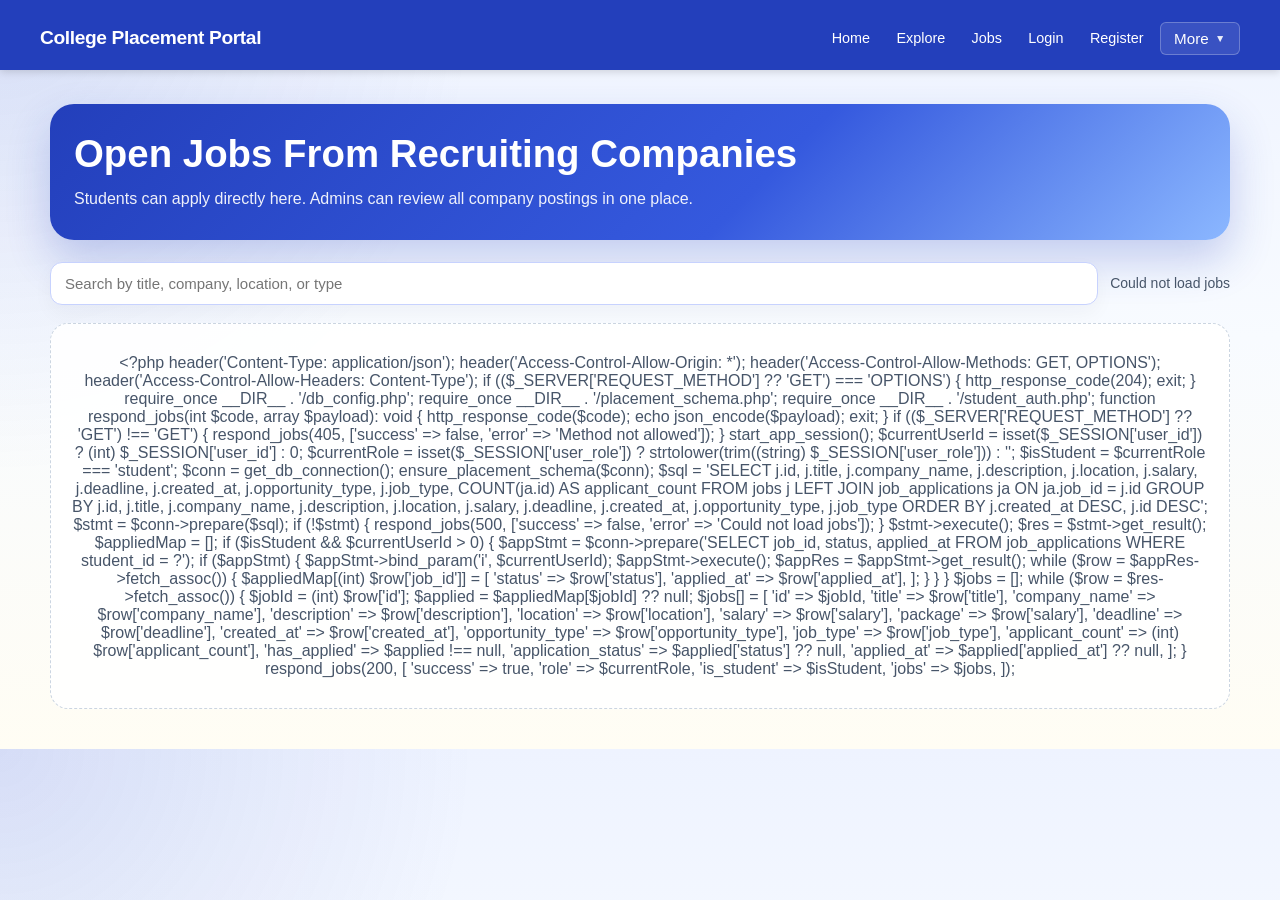
<file: jobs.html>
<!DOCTYPE html>
<html lang="en">
<head>
  <meta charset="UTF-8">
  <meta name="viewport" content="width=device-width, initial-scale=1.0">
  <title>Jobs | College Placement Portal</title>
  <link rel="stylesheet" href="navbar.css">
  <style>
    body {
      margin: 0;
      font-family: "Segoe UI", Arial, sans-serif;
      background:
        radial-gradient(circle at top left, rgba(35, 63, 187, 0.12), transparent 32%),
        linear-gradient(180deg, #eef3ff 0%, #f8fbff 45%, #fffdf4 100%);
      color: #1f2937;
    }

    .page {
      max-width: 1180px;
      margin: 0 auto;
      padding: 104px 18px 40px;
    }

    .hero {
      background: linear-gradient(135deg, #233fbb 0%, #3559de 60%, #8bb7ff 100%);
      color: #fff;
      border-radius: 24px;
      padding: 28px 24px;
      box-shadow: 0 20px 44px rgba(35, 63, 187, 0.24);
    }

    .hero h1 {
      margin: 0 0 10px;
      font-size: clamp(1.8rem, 3vw, 2.6rem);
    }

    .hero p {
      margin: 0;
      max-width: 720px;
      line-height: 1.6;
      color: rgba(255, 255, 255, 0.92);
    }

    .toolbar {
      margin: 22px 0 18px;
      display: flex;
      gap: 12px;
      flex-wrap: wrap;
      align-items: center;
      justify-content: space-between;
    }

    .toolbar input {
      flex: 1 1 280px;
      min-width: 220px;
      border: 1px solid #c7d2fe;
      border-radius: 12px;
      padding: 12px 14px;
      font-size: 15px;
      background: #fff;
      box-shadow: 0 8px 20px rgba(15, 23, 42, 0.04);
    }

    .toolbar .hint {
      font-size: 14px;
      color: #475569;
    }

    .msg {
      margin: 12px 0 18px;
      padding: 12px 14px;
      border-radius: 12px;
      font-size: 14px;
      display: none;
    }

    .msg.ok {
      display: block;
      background: #e8fff0;
      color: #166534;
      border: 1px solid #b7ebc6;
    }

    .msg.err {
      display: block;
      background: #fff1f2;
      color: #b42318;
      border: 1px solid #fecdd3;
    }

    .jobs-grid {
      display: grid;
      grid-template-columns: repeat(auto-fit, minmax(290px, 1fr));
      gap: 18px;
    }

    .job-card {
      background: rgba(255, 255, 255, 0.96);
      border: 1px solid #dbe5ff;
      border-radius: 20px;
      padding: 20px;
      box-shadow: 0 16px 36px rgba(31, 41, 55, 0.08);
      display: flex;
      flex-direction: column;
      gap: 14px;
    }

    .job-card h2 {
      margin: 0;
      font-size: 1.2rem;
      color: #14213d;
    }

    .company {
      font-weight: 700;
      color: #233fbb;
      margin-top: 2px;
    }

    .chips {
      display: flex;
      gap: 8px;
      flex-wrap: wrap;
    }

    .chip {
      background: #eef2ff;
      color: #334155;
      border-radius: 999px;
      padding: 6px 10px;
      font-size: 12px;
      font-weight: 600;
    }

    .job-meta {
      display: grid;
      gap: 8px;
      font-size: 14px;
      color: #475569;
    }

    .job-desc {
      color: #334155;
      line-height: 1.6;
      min-height: 72px;
    }

    .job-actions {
      margin-top: auto;
      display: flex;
      gap: 10px;
      flex-wrap: wrap;
      align-items: center;
    }

    .btn {
      border: none;
      cursor: pointer;
      border-radius: 12px;
      padding: 11px 15px;
      font-size: 14px;
      font-weight: 700;
      transition: transform 0.15s ease, box-shadow 0.15s ease, opacity 0.15s ease;
    }

    .btn:hover {
      transform: translateY(-1px);
      box-shadow: 0 10px 18px rgba(35, 63, 187, 0.16);
    }

    .btn.primary {
      background: #233fbb;
      color: #fff;
    }

    .btn.secondary {
      background: #e2e8f0;
      color: #334155;
    }

    .btn[disabled] {
      cursor: not-allowed;
      opacity: 0.75;
      transform: none;
      box-shadow: none;
    }

    .status {
      font-size: 13px;
      font-weight: 700;
      color: #166534;
    }

    .empty-state {
      padding: 30px 20px;
      text-align: center;
      background: rgba(255, 255, 255, 0.88);
      border: 1px dashed #cbd5e1;
      border-radius: 18px;
      color: #475569;
    }

    @media (max-width: 640px) {
      .page {
        padding-top: 92px;
      }

      .hero {
        padding: 22px 18px;
      }
    }
  </style>
</head>
<body>
  <div id="navbar-container"></div>

  <main class="page">
    <section class="hero">
      <h1>Open Jobs From Recruiting Companies</h1>
      <p id="role-note">Students can apply directly here. Admins can review all company postings in one place.</p>
    </section>

    <section class="toolbar">
      <input type="search" id="searchBox" placeholder="Search by title, company, location, or type">
      <div class="hint" id="toolbarHint">Loading jobs...</div>
    </section>

    <div id="pageMsg" class="msg"></div>
    <section id="jobsGrid" class="jobs-grid"></section>
  </main>

  <script>
    (function () {
      var navbarHost = document.getElementById('navbar-container');
      fetch('navbar.html')
        .then(function (response) { return response.text(); })
        .then(function (html) {
          if (navbarHost) navbarHost.innerHTML = html;
        })
        .catch(function () {});

      var searchBox = document.getElementById('searchBox');
      var jobsGrid = document.getElementById('jobsGrid');
      var pageMsg = document.getElementById('pageMsg');
      var toolbarHint = document.getElementById('toolbarHint');
      var roleNote = document.getElementById('role-note');
      var currentRole = '';
      var jobs = [];

      function escapeHtml(value) {
        return String(value == null ? '' : value)
          .replace(/&/g, '&amp;')
          .replace(/</g, '&lt;')
          .replace(/>/g, '&gt;')
          .replace(/"/g, '&quot;')
          .replace(/'/g, '&#39;');
      }

      function formatLabel(value) {
        return String(value || '')
          .replace(/_/g, ' ')
          .replace(/\b\w/g, function (ch) { return ch.toUpperCase(); });
      }

      function showMessage(type, text) {
        if (!text) {
          pageMsg.className = 'msg';
          pageMsg.textContent = '';
          return;
        }
        pageMsg.className = 'msg ' + (type === 'ok' ? 'ok' : 'err');
        pageMsg.textContent = text;
      }

      function fetchJson(url, options) {
        return fetch(url, options).then(function (response) {
          return response.text().then(function (text) {
            var data = null;
            try {
              data = text ? JSON.parse(text) : null;
            } catch (error) {
              throw new Error(text || 'Invalid server response');
            }
            if (!response.ok || !data || data.success === false) {
              throw new Error((data && data.error) || ('Request failed (' + response.status + ')'));
            }
            return data;
          });
        });
      }

      function renderJobs() {
        var query = String(searchBox.value || '').trim().toLowerCase();
        var filtered = jobs.filter(function (job) {
          if (!query) return true;
          var haystack = [
            job.title,
            job.company_name,
            job.location,
            job.salary,
            job.opportunity_type,
            job.job_type,
            job.description
          ].join(' ').toLowerCase();
          return haystack.indexOf(query) !== -1;
        });

        toolbarHint.textContent = filtered.length + ' job' + (filtered.length === 1 ? '' : 's') + ' shown';

        if (!filtered.length) {
          jobsGrid.innerHTML = '<div class="empty-state">No jobs matched your search.</div>';
          return;
        }

        jobsGrid.innerHTML = filtered.map(function (job) {
          var appliedText = job.has_applied
            ? '<span class="status">Applied' + (job.applied_at ? ' on ' + escapeHtml(job.applied_at) : '') + '</span>'
            : '';

          var applyButton = '';
          if (currentRole === 'student') {
            applyButton = '<button class="btn primary" data-apply-job="' + job.id + '"' + (job.has_applied ? ' disabled' : '') + '>' +
              (job.has_applied ? 'Already Applied' : 'Apply Now') +
              '</button>';
          } else if (currentRole === 'admin') {
            applyButton = '<button class="btn secondary" disabled>Admin view only</button>';
          } else {
            applyButton = '<button class="btn secondary" disabled>Login as student to apply</button>';
          }

          return '' +
            '<article class="job-card">' +
              '<div>' +
                '<h2>' + escapeHtml(job.title || 'Untitled Job') + '</h2>' +
                '<div class="company">' + escapeHtml(job.company_name || 'Company') + '</div>' +
              '</div>' +
              '<div class="chips">' +
                '<span class="chip">' + escapeHtml(formatLabel(job.opportunity_type || 'Opportunity')) + '</span>' +
                '<span class="chip">' + escapeHtml(formatLabel(job.job_type || 'Type')) + '</span>' +
                '<span class="chip">' + escapeHtml(job.location || 'Location not set') + '</span>' +
              '</div>' +
              '<div class="job-meta">' +
                '<div><strong>Package:</strong> ' + escapeHtml(job.salary || job.package || 'Not specified') + '</div>' +
                '<div><strong>Deadline:</strong> ' + escapeHtml(job.deadline || 'Open') + '</div>' +
                '<div><strong>Applicants:</strong> ' + escapeHtml(job.applicant_count || 0) + '</div>' +
              '</div>' +
              '<div class="job-desc">' + escapeHtml(job.description || 'No description provided.') + '</div>' +
              '<div class="job-actions">' + applyButton + appliedText + '</div>' +
            '</article>';
        }).join('');
      }

      function loadJobs() {
        fetchJson('getjobs.php', {
          method: 'GET',
          headers: { 'Accept': 'application/json' }
        }).then(function (data) {
          jobs = data.jobs || [];
          currentRole = String(data.role || '').toLowerCase();

          if (currentRole === 'student') {
            roleNote.textContent = 'Students can apply directly from this page. Your applied jobs are marked instantly.';
          } else if (currentRole === 'admin') {
            roleNote.textContent = 'Admins can review all jobs posted by companies from one page.';
          } else {
            roleNote.textContent = 'Browse current openings. Log in as a student if you want to apply.';
          }

          showMessage('', '');
          renderJobs();
        }).catch(function (error) {
          toolbarHint.textContent = 'Could not load jobs';
          jobsGrid.innerHTML = '<div class="empty-state">' + escapeHtml(error.message || 'Could not load jobs right now.') + '</div>';
        });
      }

      jobsGrid.addEventListener('click', function (event) {
        var button = event.target.closest('[data-apply-job]');
        if (!button) return;

        var jobId = parseInt(button.getAttribute('data-apply-job'), 10);
        if (!jobId) return;

        button.disabled = true;
        button.textContent = 'Applying...';
        showMessage('', '');

        fetchJson('apply_job.php', {
          method: 'POST',
          headers: {
            'Content-Type': 'application/json',
            'Accept': 'application/json'
          },
          body: JSON.stringify({ job_id: jobId })
        }).then(function (data) {
          showMessage('ok', data.message || 'Application submitted successfully.');
          loadJobs();
        }).catch(function (error) {
          showMessage('err', error.message || 'Could not apply for this job.');
          loadJobs();
        });
      });

      searchBox.addEventListener('input', renderJobs);
      loadJobs();
    })();
  </script>
</body>
</html>
</file>
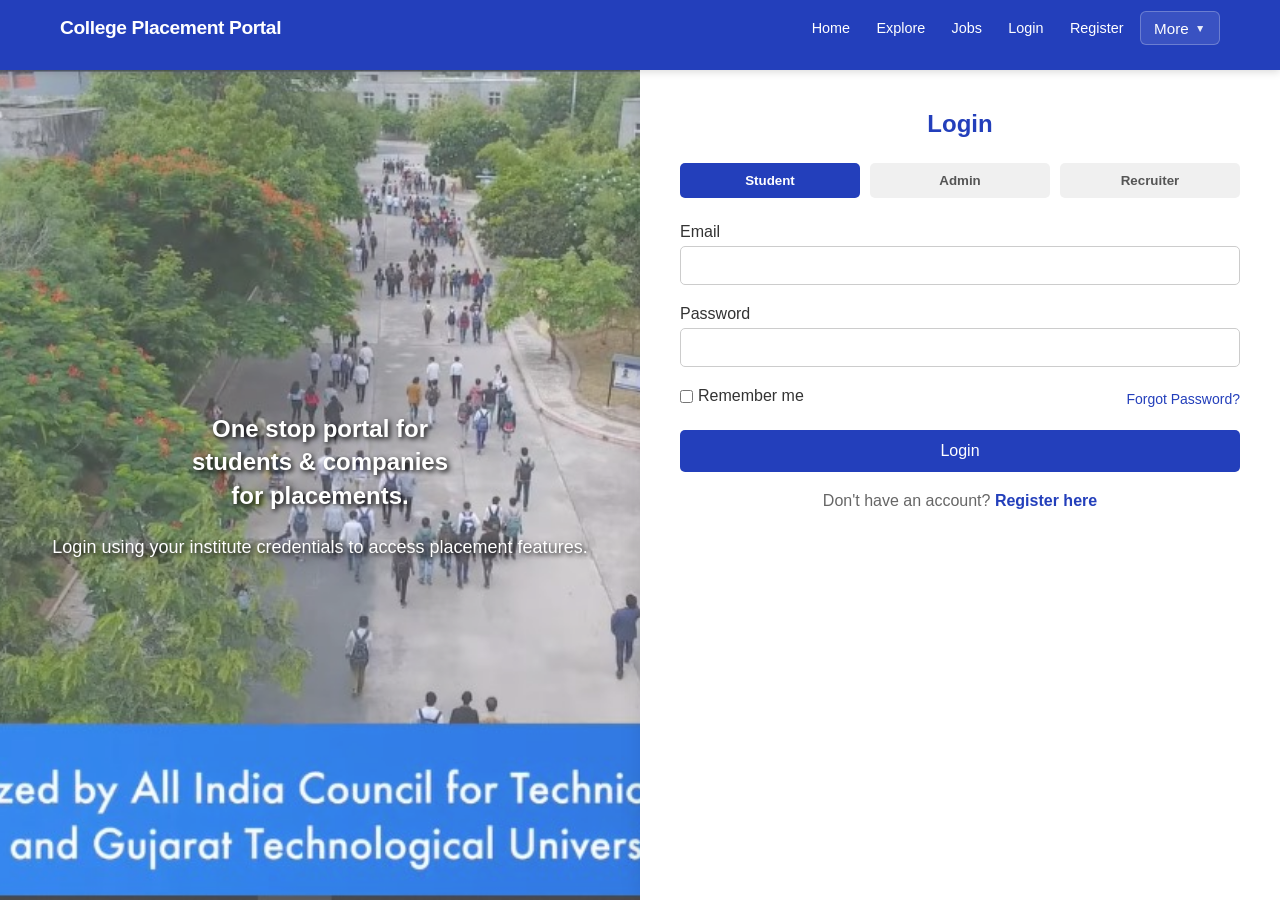
<file: login.html>
<!DOCTYPE html>
<html lang="en">
<head>
  <meta charset="UTF-8">
  <meta name="viewport" content="width=device-width, initial-scale=1.0">
  <title>College Placement Portal - Login</title>
  <link rel="stylesheet" href="navbar.css">
  <style>
    * {
      box-sizing: border-box;
      font-family: 'Segoe UI', sans-serif;
      margin: 0;
      padding: 0;
    }

    body {
      margin: 0;
      padding: 0;
      padding-top: 70px;
      height: 100vh;
      background: #f8f9ff;
      overflow-x: hidden;
    }

    /* === Page Layout === */
    .page {
      display: flex;
      width: 100%;
      height: calc(100vh - 70px);
      margin-top: 0;
    }

    /* Left side (Image Section) */
    .left-section {
      width: 50%;
      height: calc(100vh - 70px);
     position: relative;
      color: white;
      display: flex;
      flex-direction: column;
      justify-content: center;
      align-items: center;
      padding: 40px;
      text-align: center;
    }
  
.left-section::before{
  content: "";
  position: absolute;
  top: 0;
  left: 0;
  width: 100%;
  height: 100%;
  background: url(gec.jpg);
  background-size: cover;
      background-position: center;
      background-repeat: no-repeat;
      opacity: 0.8;
      z-index: -1;
}
    .left-section img {
      width: 400px;
      margin-bottom: 25px;
    }

    .left-section h2 {
      font-size: 24px;
      line-height: 1.4;
      text-shadow: 2px  2px  5px black;
    }

    .instructions {
      margin-top: 25px;
      font-size: 18px;
      color: #ffffff;
      text-shadow: 2px  2px  5px black;
    }

    /* Right side (Form Section) */
    .right-section {
      width: 50%;
      height: calc(100vh - 70px);
      background: #f8f9ff;
      display: flex;
      justify-content: center;
      align-items: stretch;
      padding: 0;
      box-sizing: border-box;
    }

    .login-form {
      background: white;
      width: 100%;
      max-width: 100%;
      height: calc(100vh - 70px);
      padding: 40px;
      border-radius: 0;
      box-shadow: 0 0 20px rgba(0, 0, 0, 0.1);
      display: flex;
      flex-direction: column;
      overflow-y: auto;
      box-sizing: border-box;
    }

    .login-form h2 {
      text-align: center;
      color: #233fbb;
      margin-bottom: 25px;
    }

    form {
      flex: 1;
      display: flex;
      flex-direction: column;
      overflow-y: auto;
    }

    /* User Type Selector */
    .user-type-selector {
      display: flex;
      justify-content: space-between;
      gap: 10px;
      margin-bottom: 25px;
    }

    .user-type-btn {
      flex: 1;
      padding: 10px;
      border: none;
      background: #f0f0f0;
      border-radius: 5px;
      cursor: pointer;
      font-weight: 600;
      color: #555;
      transition: all 0.3s ease;
    }

    .user-type-btn.active {
      background: #233fbb;
      color: white;
    }

    /* Form Elements */
    .form-group {
      margin-bottom: 20px;
    }

    label {
      display: block;
      margin-bottom: 5px;
      color: #333;
      font-weight: 500;
    }

    input, select {
      width: 100%;
      padding: 10px;
      border: 1px solid #ccc;
      border-radius: 5px;
      font-size: 15px;
    }

    input:focus, select:focus {
      outline: none;
      border-color: #233fbb;
    }

    .remember-me {
      display: flex;
      justify-content: space-between;
      align-items: center;
      margin-bottom: 20px;
    }

    .checkbox-label {
      display: flex;
      align-items: center;
      gap: 5px;
      color: #333;
      font-weight: 500;
    }

    .checkbox-label input[type="checkbox"] {
      width: auto;
    }

    .forgot-password {
      color: #233fbb;
      text-decoration: none;
      font-weight: 500;
      font-size: 14px;
    }

    .forgot-password:hover {
      text-decoration: underline;
    }

    .submit-btn {
      width: 100%;
      padding: 12px;
      background: #233fbb;
      color: white;
      border: none;
      border-radius: 5px;
      font-size: 16px;
      cursor: pointer;
      transition: background 0.3s ease;
    }

    .submit-btn:hover {
      background: #0066ff;
    }

    .register-link {
      text-align: center;
      margin-top: 20px;
      color: #666;
    }

    .register-link a {
      color: #233fbb;
      text-decoration: none;
      font-weight: 600;
    }

    .register-link a:hover {
      text-decoration: underline;
    }

    /* Responsive Design */
    @media (max-width: 768px) {
      .page {
        flex-direction: column;
      }

      .left-section, .right-section {
        width: 100%;
        height: auto;
      }

      .left-section {
        padding: 20px;
      }

      .right-section {
        padding: 20px;
      }

      .login-form {
        width: 100%;
        max-width: 100%;
      }

      .user-type-selector {
        flex-direction: column;
      }
    }

    .form {
      flex: 1;
      display: flex;
      flex-direction: column;
      overflow-y: auto;
    }
  </style>
</head>
<body>
  <div id="navbar-container"></div>
  <div class="page">
    <!-- Left Panel -->
    <div class="left-section">
      <!-- <img src="Online-event-registration.webp" alt="College Logo"> -->
      <h2>One stop portal for<br>students & companies<br>for placements.</h2>
      <p class="instructions">
        Login using your institute credentials to access placement features.
      </p>
    </div>

    <!-- Right Panel -->
    <div class="right-section">
      <div class="login-form">
        <h2>Login</h2>

        <div class="user-type-selector">
          <button class="user-type-btn active" data-type="student">Student</button>
          <button class="user-type-btn" data-type="hod">Admin</button>

          <button class="user-type-btn" data-type="company">Recruiter</button>
        </div>

        <form id="loginForm">
          <div class="form">
            <div class="form-group">
              <label for="email">Email</label>
              <input type="email" id="email" name="email" required>
            </div>

            <div class="form-group">
              <label for="password">Password</label>
              <input type="password" id="password" name="password" required>
            </div>

            <div class="form-group remember-me">
              <label class="checkbox-label">
                <input type="checkbox" name="remember" id="remember">
                Remember me
              </label>
              <a href="#" class="forgot-password">Forgot Password?</a>
            </div>

            <button type="submit" class="submit-btn">Login</button>

            <div class="register-link">
              Don't have an account? <a href="registration.html">Register here</a>
            </div>
          </div>
        </form>
      </div>
    </div>
  </div>

  <!-- Load login JavaScript -->
  <script src="login.js"></script>
  
  <!-- JavaScript to toggle user types -->
  <script>
    const buttons = document.querySelectorAll('.user-type-btn');

    buttons.forEach(btn => {
      btn.addEventListener('click', () => {
        buttons.forEach(b => b.classList.remove('active'));
        btn.classList.add('active');
      });
    });

    // Load navbar
    fetch('navbar.html')
      .then(response => response.text())
      .then(data => {
        document.getElementById('navbar-container').innerHTML = data;
      });
  </script>
</body>
</html>
</file>
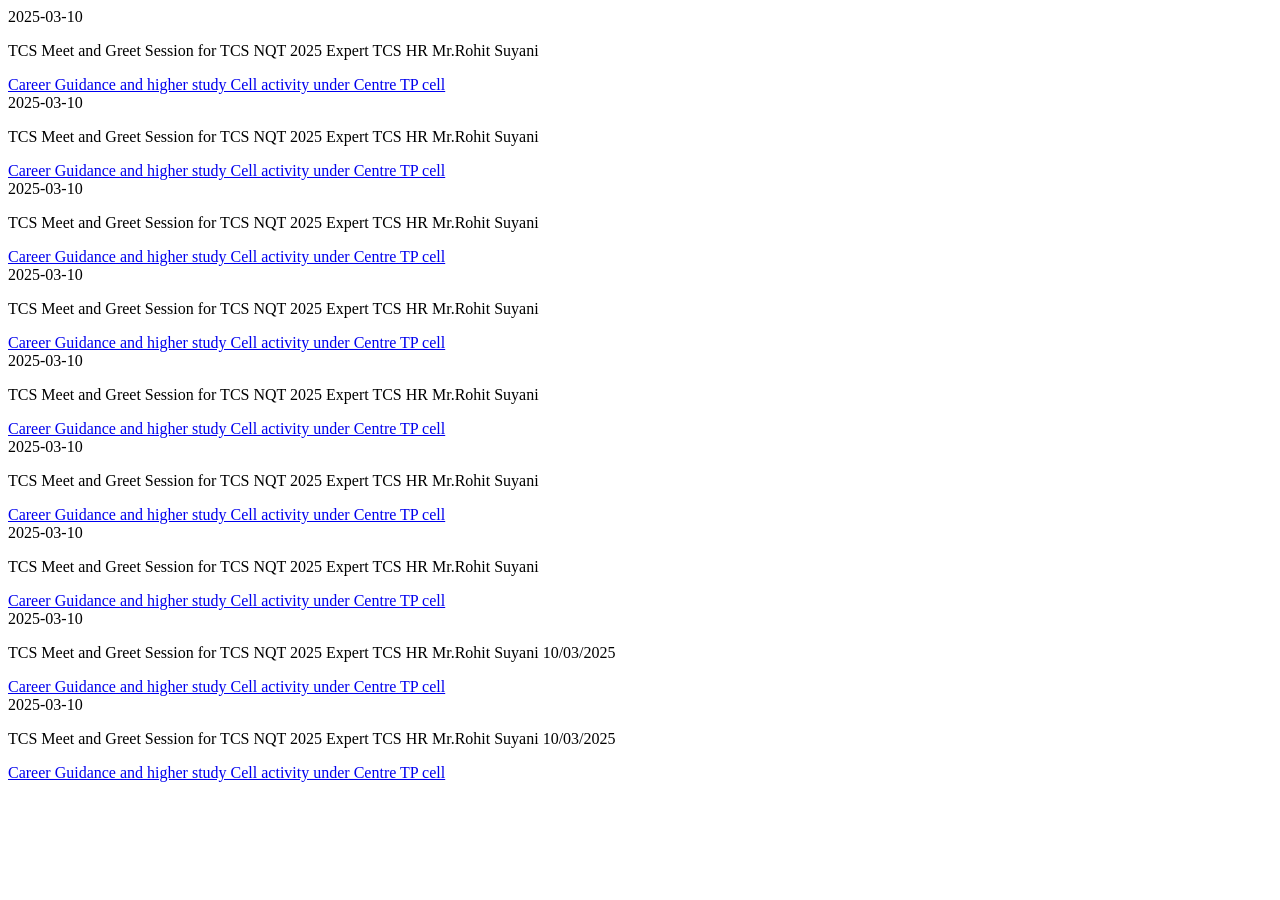
<file: news.html>
<!DOCTYPE html>
<html lang="en">
<head>
    <meta charset="UTF-8">
    <meta name="viewport" content="width=device-width, initial-scale=1.0">
    <title>Document</title>
</head>
<body>
    <section id="#news">

        <article class="notice-item">
            <div class="notic-date">
                
            </div>
        </article>
        <article class="notice-item">
                <div class="notice-date"><i class="fa-regular fa-calendar-days"></i><span>2025-03-10</span></div>
                <div class="notice-body">
                    <p class="title">TCS Meet and Greet Session for TCS NQT 2025 Expert TCS HR Mr.Rohit Suyani </p>

                    <a class="decs" href="#">Career Guidance and higher study Cell activity under Centre TP cell</a>
                </div>
            </article>
            <article class="notice-item">
                <div class="notice-date"><i class="fa-regular fa-calendar-days"></i><span>2025-03-10</span></div>
                <div class="notice-body">
                    <p class="title">TCS Meet and Greet Session for TCS NQT 2025 Expert TCS HR Mr.Rohit Suyani </p>

                    <a class="decs" href="#">Career Guidance and higher study Cell activity under Centre TP cell</a>
                </div>
            </article>
            <article class="notice-item">
                <div class="notice-date"><i class="fa-regular fa-calendar-days"></i><span>2025-03-10</span></div>
                <div class="notice-body">
                    <p class="title">TCS Meet and Greet Session for TCS NQT 2025 Expert TCS HR Mr.Rohit Suyani </p>

                    <a class="decs" href="#">Career Guidance and higher study Cell activity under Centre TP cell</a>
                </div>
            </article>
            <article class="notice-item">
                <div class="notice-date"><i class="fa-regular fa-calendar-days"></i><span>2025-03-10</span></div>
                <div class="notice-body">
                    <p class="title">TCS Meet and Greet Session for TCS NQT 2025 Expert TCS HR Mr.Rohit Suyani </p>

                    <a class="decs" href="#">Career Guidance and higher study Cell activity under Centre TP cell</a>
                </div>
            </article>
            <article class="notice-item">
                <div class="notice-date"><i class="fa-regular fa-calendar-days"></i><span>2025-03-10</span></div>
                <div class="notice-body">
                    <p class="title">TCS Meet and Greet Session for TCS NQT 2025 Expert TCS HR Mr.Rohit Suyani </p>

                    <a class="decs" href="#">Career Guidance and higher study Cell activity under Centre TP cell</a>
                </div>
            </article>
            <article class="notice-item">
                <div class="notice-date"><i class="fa-regular fa-calendar-days"></i><span>2025-03-10</span></div>
                <div class="notice-body">
                    <p class="title">TCS Meet and Greet Session for TCS NQT 2025 Expert TCS HR Mr.Rohit Suyani </p>

                    <a class="decs" href="#">Career Guidance and higher study Cell activity under Centre TP cell</a>
                </div>
            </article>
            <article class="notice-item">
                <div class="notice-date"><i class="fa-regular fa-calendar-days"></i><span>2025-03-10</span></div>
                <div class="notice-body">
                    <p class="title">TCS Meet and Greet Session for TCS NQT 2025 Expert TCS HR Mr.Rohit Suyani </p>

                    <a class="decs" href="#">Career Guidance and higher study Cell activity under Centre TP cell</a>
                </div>
            </article>
            <article class="notice-item">
                <div class="notice-date"><i class="fa-regular fa-calendar-days"></i><span>2025-03-10</span></div>
                <div class="notice-body">
                    <p class="title">TCS Meet and Greet Session for TCS NQT 2025 Expert TCS HR Mr.Rohit Suyani 10/03/2025</p>

                    <a class="decs" href="#">Career Guidance and higher study Cell activity under Centre TP cell</a>
                </div>
            </article>
            <article class="notice-item">
                <div class="notice-date"><i class="fa-regular fa-calendar-days"></i><span>2025-03-10</span></div>
                <div class="notice-body">
                    <p class="title">TCS Meet and Greet Session for TCS NQT 2025 Expert TCS HR Mr.Rohit Suyani 10/03/2025</p>

                    <a class="decs" href="#">Career Guidance and higher study Cell activity under Centre TP cell</a>
                </div>
            </article>
    </section>
</body>
</html>
</file>
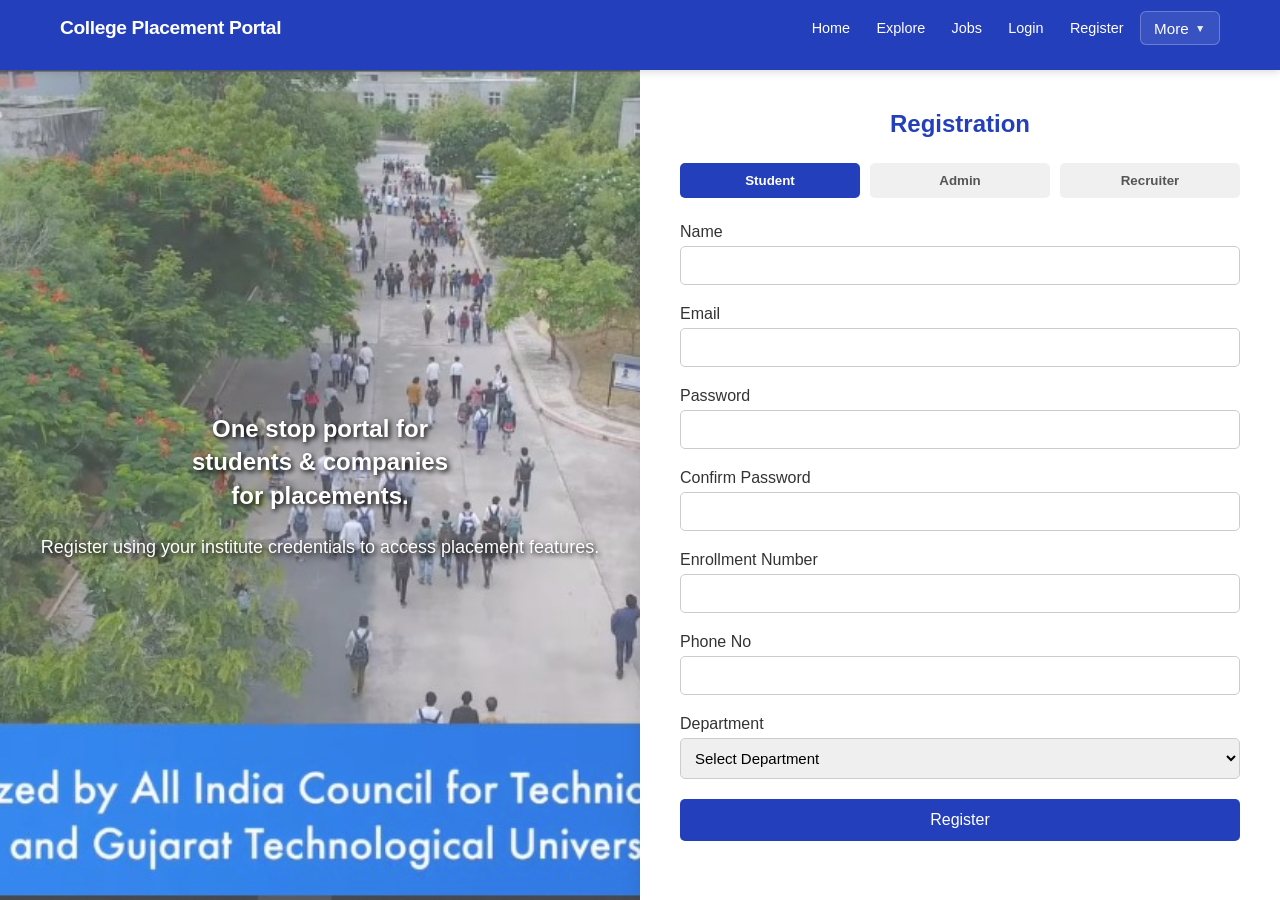
<file: registration.html>
<!DOCTYPE html>
<html lang="en">

<head>
  <meta charset="UTF-8">
  <meta name="viewport" content="width=device-width, initial-scale=1.0">
  <title>College Placement Portal - Registration</title>
  <link rel="stylesheet" href="navbar.css">
  <style>
    * {
      box-sizing: border-box;
      font-family: 'Segoe UI', sans-serif;
      margin: 0;
      padding: 0;
    }

    body {
      margin: 0;
      padding: 0;
      padding-top: 70px;
      height: 100vh;
      background: #f8f9ff;
      overflow-x: hidden;
    }

    /* === Page Layout === */
    .page {
      display: flex;
      width: 100%;
      height: calc(100vh - 70px);
      margin-top: 0;
    }

    /* Left side (Blue Section) */
    .left-section {
      width: 50%;
      height: calc(100vh - 70px);
      /* background: url(gec.jpg);
      background-size: cover;
      background-position: center;
      background-repeat: no-repeat; */
      color: white;
      display: flex;
      flex-direction: column;
      justify-content: center;
      align-items: center;
      padding: 40px;
      text-align: center;
      
      position: relative;
    }
.left-section::before{
  content: "";
  position: absolute;
  top: 0;
  left: 0;
  width: 100%;
  height: 100%;
  background: url(gec.jpg);
  background-size: cover;
      background-position: center;
      background-repeat: no-repeat;
      opacity: 0.8;
      z-index: -1;
}
    .left-section img {
      width: 400px;
      margin-bottom: 25px;
      
    }

    .left-section h2 {
      font-size: 24px;
      line-height: 1.4;
      /* background-color: #333; */
      text-shadow: 2px  2px  5px black;
    }

    .instructions {
      margin-top: 25px;
      font-size: 18px;
      color: #ffffff;
      text-shadow: 2px  2px  5px black;
    }

    /* Right side (Form Section) */
    .right-section {
      width: 50%;
      height: calc(100vh - 70px);
      background: #f8f9ff;
      display: flex;
      justify-content: center;
      align-items: stretch;
      padding: 0;
      box-sizing: border-box;
    }

    .registration-form {
      background: white;
      width: 100%;
      max-width: 100%;
      height: calc(100vh - 70px);
      padding: 40px;
      border-radius: 0;
      box-shadow: 0 0 20px rgba(0, 0, 0, 0.1);
      display: flex;
      flex-direction: column;
      overflow-y: auto;
      box-sizing: border-box;
    }

    .registration-form h2 {
      text-align: center;
      color: #233fbb;
      margin-bottom: 25px;
    }

    form {

      flex: 1;
      display: flex;
      flex-direction: column;
      overflow-y: auto;
    }

    /* User Type Selector */
    .user-type-selector {
      display: flex;
      justify-content: space-between;
      gap: 10px;
      margin-bottom: 25px;
    }

    .user-type-btn {
      flex: 1;
      padding: 10px;
      border: none;
      background: #f0f0f0;
      border-radius: 5px;
      cursor: pointer;
      font-weight: 600;
      color: #555;
      transition: all 0.3s ease;
    }

    .user-type-btn.active {
      background: #233fbb;
      color: white;
    }

    /* Form Elements */
    .form-group {
      margin-bottom: 20px;
    }

    label {
      display: block;
      margin-bottom: 5px;
      color: #333;
      font-weight: 500;
    }

    input,
    select {
      width: 100%;
      padding: 10px;
      border: 1px solid #ccc;
      border-radius: 5px;
      font-size: 15px;
    }

    input:focus,
    select:focus {
      outline: none;
      border-color: #233fbb;
    }

    .submit-btn {
      width: 100%;
      padding: 12px;
      background: #233fbb;
      color: white;
      border: none;
      border-radius: 5px;
      font-size: 16px;
      cursor: pointer;
      transition: background 0.3s ease;
    }

    .submit-btn:hover {
      background: #0066ff;
    }

    .register-link {
      text-align: center;
      margin-top: 20px;
      color: #666;
    }

    .register-link a {
      color: #233fbb;
      text-decoration: none;
      font-weight: 600;
    }

    .register-link a:hover {
      text-decoration: underline;
    }

    /* Responsive Design */
    @media (max-width: 768px) {
      .page {
        flex-direction: column;
      }

      .left-section,
      .right-section {
        width: 100%;
        height: auto;
      }

      .left-section {
        padding: 20px;
      }

      .right-section {
        padding: 20px;
      }

      .registration-form {

        width: 100%;
        max-width: 100%;
      }

      .user-type-selector {
        flex-direction: column;
      }
    }

    .form {

      flex: 1;
      display: flex;
      flex-direction: column;
      overflow-y: auto;
    }
  </style>
</head>

<body>
  <!-- Navbar: same as home page (index.html) -->
  <div id="navbar-container"></div>
  <div class="page">
    <!-- Left Panel -->
    <div class="left-section">

      <h2>One stop portal for<br>students & companies<br>for placements.</h2>
      <p class="instructions">
        Register using your institute credentials to access placement features.
      </p>
    </div>

    <!-- Right Panel -->
    <div class="right-section">
      <div class="registration-form">
        <h2>Registration</h2>

        <div class="user-type-selector">
          <!-- <button class="user-type-btn active" data-type="student">Student</button> -->
          <input type="hidden" name="role" id="role" value="student">
          <!-- <button class="user-type-btn" data-type="Placement coordinator">Coordinator</button>
          <button class="user-type-btn" data-type="company">Recruiter</button> -->

          <button type="button" class="user-type-btn active" data-type="student">Student</button>
<button type="button" class="user-type-btn" data-type="Placement coordinator">Admin</button>
<button type="button" class="user-type-btn" data-type="company">Recruiter</button>
        </div>



        <form id="registrationForm"  action="register.php" method="POST">
          <div class="form">
            <div class="form-group">
              <label for="name">Name</label>
              <input type="text" id="name" name="name" required>
            </div>

            <div class="form-group">
              <label for="email">Email</label>
              <input type="email" id="email" name="email" required>
            </div>

            <div class="form-group">
              <label for="password">Password</label>
              <input type="password" id="password" name="password" required>
            </div>

            <div class="form-group">
              <label for="confirmPassword">Confirm Password</label>
              <input type="password" id="confirmPassword" name="confirmPassword" required>
            </div>

            <!-- Student Fields -->
            <div class="user-specific student-fields">
              <div class="form-group">
                <label for="rollNumber">Enrollment Number</label>
                <input type="text" id="rollNumber" name="rollNumber">
              </div>
              <div class="form-group">
                <label for="phone">Phone No</label>
                <input type="tel" id="phone" name="phone" required>
              </div>
              <div class="form-group">
                <label for="department">Department</label>
                <select id="department" name="department">
                  <option value="">Select Department</option>
                  <option value="cse">Computer Science</option>
                  <option value="it">Information Technology</option>
                  <option value="ece">Electronics</option>
                  <option value="mech">Mechanical</option>
                  <option value="civil">Civil</option>
                </select>
              </div>
            </div>

            <!-- Placement Coordinator Fields -->
            <div class="user-specific placement-coordinator-fields" style="display: none;">
              <div class="form-group">
                <label for="hodDepartment">Department</label>
                <select id="hodDepartment" name="hodDepartment">
                  <option value="">Select Department</option>
                  <option value="it">Information Technology</option>
                  <option value="cse">Computer Science</option>
                  <option value="ece">Electronics</option>
                  <option value="mech">Mechanical</option>
                  <option value="civil">Civil</option>
                </select>
              </div>
            </div>

            <!-- Company Fields -->
            <div class="user-specific company-fields" style="display: none;">
             
              <div class="form-group">
                <label for="companyType">Company Type</label>
                <select id="companyType" name="companyType">
                  <option value="">Select Type</option>
                  <option value="it">IT</option>
                  <option value="manufacturing">Manufacturing</option>
                  <option value="service">Service</option>
                  <option value="other">Other</option>
                </select>
              </div>
            </div>

            <button type="submit" class="submit-btn">Register</button>

            <div class="register-link">
              I have an account? <a href="login.html">Login here</a>
            </div>
          </div>
        </form>

      </div>
    </div>
  </div>
  <script>
    (function () {
      var el = document.getElementById('navbar-container');
      if (!el) return;
      fetch('navbar.html')
        .then(function (response) { return response.text(); })
        .then(function (html) {
          if (html) el.innerHTML = html;
        })
        .catch(function () {});
    })();
  </script>
  <script src="script.js"></script>
</body>

</html>
</file>
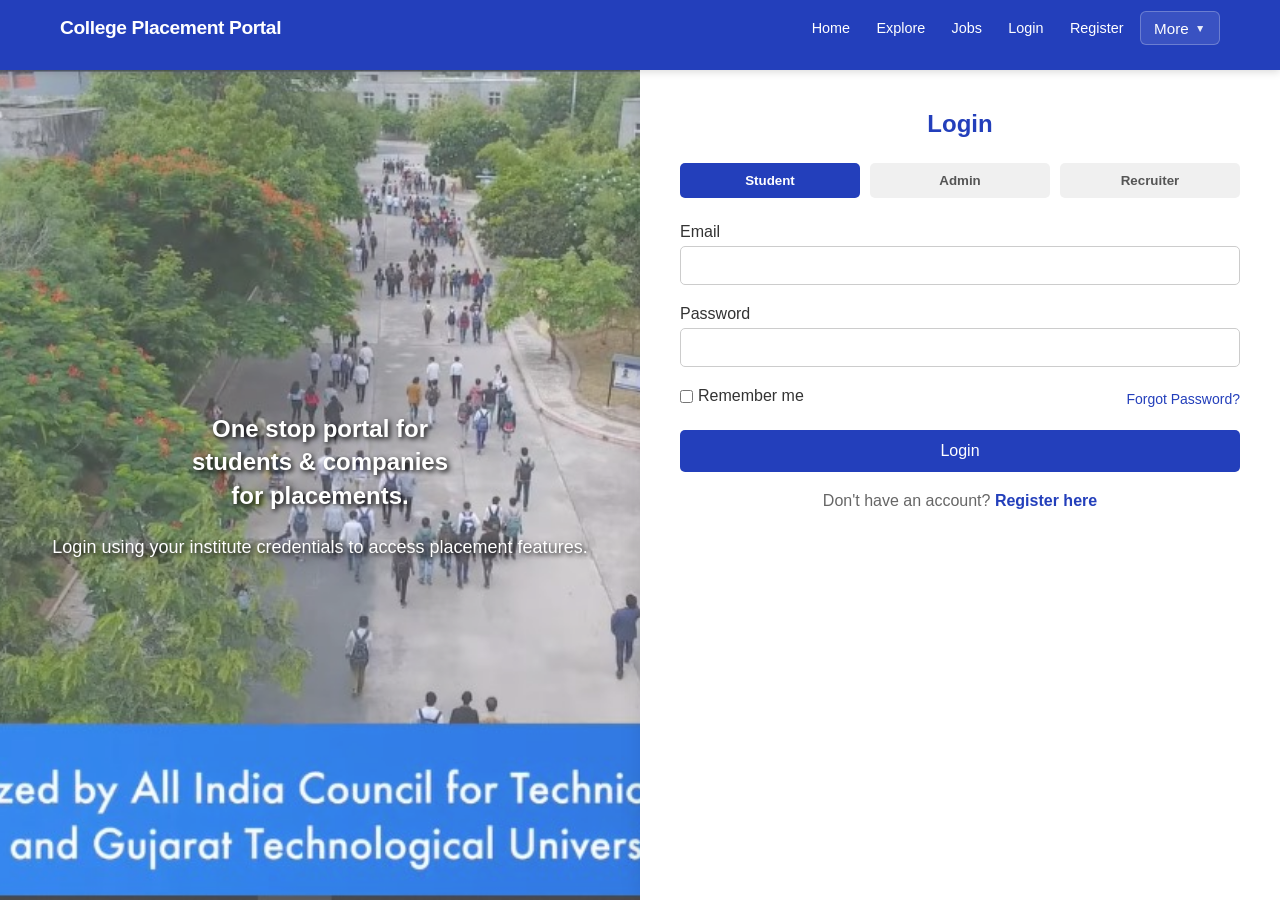
<file: student-dashboard.html>
<!DOCTYPE html>
<html lang="en">
<head>
    <meta charset="UTF-8">
    <meta name="viewport" content="width=device-width, initial-scale=1.0">
    <title>Student Dashboard - College Placement Portal</title>
    <style>
        body {
            font-family: 'Segoe UI', Arial, sans-serif;
            margin: 0;
            background: linear-gradient(180deg, #eef3ff 0%, #fef9df 100%);
        }

        .navbar {
            background-color: #233fbb;
            padding: 10px;
            color: white;
            text-align: center;
            min-height: 35px;
        }

        .navbar a {
            color: white;
            margin: 0 15px;
            text-decoration: none;
            font-size: 16px;
        }

        .navbar a:hover {
            text-decoration: underline;
        }

        .student-info {
            background: white;
            padding: 28px 24px;
            margin: 24px 20px 18px;
            border-radius: 18px;
            text-align: center;
            box-shadow: 0 18px 40px rgba(35, 63, 187, 0.12);
        }

        .avatar {
            width: 108px;
            height: 108px;
            border-radius: 50%;
            display: inline-flex;
            align-items: center;
            justify-content: center;
            background: #233fbb;
            color: white;
            font-size: 34px;
            font-weight: 700;
            margin: 0 auto 12px;
            box-shadow: 0 10px 24px rgba(35, 63, 187, 0.22);
        }

        .student-info h2 {
            margin-bottom: 8px;
            font-size: 30px;
        }

        .student-info p {
            margin: 6px 0;
            color: #444;
        }

        .cards {
            display: flex;
            justify-content: space-around;
            flex-wrap: wrap;
            margin: 0 20px 12px;
        }

        .card {
            background-color: white;
            width: 200px;
            padding: 18px;
            margin: 10px;
            border-radius: 16px;
            text-align: center;
            box-shadow: 0 14px 34px rgba(32, 41, 79, 0.1);
        }

        .card h3 {
            margin: 10px 0 5px;
        }

        .profile-panel {
            background: white;
            padding: 24px;
            margin: 20px;
            border-radius: 18px;
            box-shadow: 0 18px 40px rgba(32, 41, 79, 0.1);
        }

        .profile-panel h2 {
            margin: 0 0 18px;
            color: #233fbb;
            font-size: 24px;
        }

        .profile-grid {
            display: grid;
            grid-template-columns: repeat(auto-fit, minmax(220px, 1fr));
            gap: 14px;
        }

        .profile-item {
            background: #f6f8ff;
            border: 1px solid #e0e7ff;
            border-radius: 14px;
            padding: 14px 16px;
        }

        .profile-item strong {
            display: block;
            margin-bottom: 6px;
            color: #56607a;
            font-size: 12px;
            text-transform: uppercase;
            letter-spacing: 0.06em;
        }

        .profile-item span,
        .profile-item a {
            color: #1e2433;
            font-size: 15px;
            line-height: 1.45;
            text-decoration: none;
            word-break: break-word;
        }

        .profile-item.profile-wide {
            grid-column: 1 / -1;
        }

        .empty-profile {
            background: #fff8e7;
            border: 1px solid #f0d79d;
            border-radius: 14px;
            padding: 16px;
            color: #6b551b;
            line-height: 1.5;
        }

        .empty-profile a {
            color: #233fbb;
            font-weight: 700;
            text-decoration: none;
        }

        .section {
            background-color: white;
            padding: 18px;
            margin: 20px;
            border-radius: 18px;
            box-shadow: 0 18px 40px rgba(32, 41, 79, 0.08);
        }

        .section h2 {
            font-size: 18px;
            margin-bottom: 10px;
            color: #2c3e50;
        }

        .section p {
            margin: 5px 0;
        }

        @media (max-width: 640px) {
            .student-info h2 {
                font-size: 24px;
            }

            .profile-panel,
            .student-info,
            .section {
                margin-left: 14px;
                margin-right: 14px;
            }
        }
    </style>
</head>
<body>
    <div class="navbar">
        <a href="explor.html">Home</a>
        <a href="jobs.html">Jobs</a>
      
        <a href="student_details.html">Profile</a>
        <a href="#" id="logoutLink">Logout</a>
    </div>

    <div class="student-info">
        <div class="avatar" id="studentAvatar">S</div>
        <h2 id="studentName">Student</h2>
        <p id="studentEmail">student@example.com</p>
        <p id="studentMeta">Student dashboard</p>
    </div>

    <div class="cards">
        <div class="card">
            <h3>2</h3>
            <p>Jobs Applied</p>
        </div>
        <div class="card">
            <h3>2</h3>
            <p>Upcoming Interviews</p>
        </div>
    </div>

    <div class="profile-panel">
        <h2>Your Profile Details</h2>
        <div id="profileContent" class="empty-profile">
            Your saved profile details will appear here after you complete the student details form.
            <a href="student_details.html">Complete profile</a>
        </div>
    </div>

    <div class="section">
        <h2>Placement Notices</h2>
        <p>Infosys Hiring Drive - Last date to apply: 10 Oct</p>
        <p>Resume Building Workshop - 9 Oct, 3 PM</p>
        <p>Campus Placement Policy 2025 Updated</p>
    </div>

    <div class="section">
        <h2>Upcoming Interviews</h2>
        <p>TCS Technical Interview - 10 Oct | 11:00 AM</p>
        <p>Infosys HR Round - 12 Oct | 2:30 PM</p>
    </div>

    <script>
        (function () {
            var rawUser = localStorage.getItem('currentUser');
            if (!rawUser) {
                window.location.href = 'login.html';
                return;
            }

            var user;
            try {
                user = JSON.parse(rawUser);
            } catch (error) {
                localStorage.removeItem('currentUser');
                window.location.href = 'login.html';
                return;
            }

            var role = String(user.role || '').toLowerCase();
            if (role && role !== 'student') {
                window.location.href = 'login.html';
                return;
            }

            var name = user.name || 'Student';
            var email = user.email || 'No email found';
            var profileContent = document.getElementById('profileContent');
            var rawSavedProfile = localStorage.getItem('studentProfile');

            document.getElementById('studentName').textContent = name;
            document.getElementById('studentEmail').textContent = email;
            document.getElementById('studentMeta').textContent = 'Welcome to your own student dashboard';
            document.getElementById('studentAvatar').textContent = name.charAt(0).toUpperCase();

            function escapeHtml(value) {
                return String(value || '')
                    .replace(/&/g, '&amp;')
                    .replace(/</g, '&lt;')
                    .replace(/>/g, '&gt;')
                    .replace(/"/g, '&quot;')
                    .replace(/'/g, '&#39;');
            }

            function renderProfile(profile) {
                if (!profile) {
                    profileContent.className = 'empty-profile';
                    profileContent.innerHTML = 'Your profile is not filled yet. <a href="student_details.html">Complete profile</a>';
                    return;
                }

                document.getElementById('studentName').textContent = profile.name || name;
                document.getElementById('studentEmail').textContent = profile.email || email;
                document.getElementById('studentMeta').textContent = (profile.course || 'Student') + ' | ' + (profile.college_name || 'College details pending');
                document.getElementById('studentAvatar').textContent = (profile.name || name).charAt(0).toUpperCase();

                var resumeLink = profile.resume_path
                    ? '<a href="' + encodeURI(profile.resume_path) + '" target="_blank" rel="noopener noreferrer">View uploaded resume</a>'
                    : 'Not uploaded';

                profileContent.className = 'profile-grid';
                profileContent.innerHTML =
                    '<div class="profile-item"><strong>Full Name</strong><span>' + escapeHtml(profile.name || name) + '</span></div>' +
                    '<div class="profile-item"><strong>Email</strong><span>' + escapeHtml(profile.email || email) + '</span></div>' +
                    '<div class="profile-item"><strong>Phone</strong><span>' + escapeHtml(profile.phone || 'Not provided') + '</span></div>' +
                    '<div class="profile-item"><strong>College Name</strong><span>' + escapeHtml(profile.college_name || 'Not provided') + '</span></div>' +
                    '<div class="profile-item"><strong>University</strong><span>' + escapeHtml(profile.university || 'Not provided') + '</span></div>' +
                    '<div class="profile-item"><strong>Course</strong><span>' + escapeHtml(profile.course || 'Not provided') + '</span></div>' +
                    '<div class="profile-item profile-wide"><strong>Skills & Highlights</strong><span>' + escapeHtml(profile.skills || 'Not provided') + '</span></div>' +
                    '<div class="profile-item profile-wide"><strong>Resume</strong>' + resumeLink + '</div>';
            }

            if (rawSavedProfile) {
                try {
                    var savedProfile = JSON.parse(rawSavedProfile);
                    if (savedProfile && String(savedProfile.email || '').toLowerCase() === String(email).toLowerCase()) {
                        renderProfile(savedProfile);
                    }
                } catch (error) {}
            }

            fetch('get_student_profile.php?email=' + encodeURIComponent(email))
                .then(function (response) {
                    return response.json();
                })
                .then(function (data) {
                    if (!data || !data.success) {
                        throw new Error((data && data.error) || 'Could not load profile');
                    }
                    renderProfile(data.profile || null);
                })
                .catch(function () {
                    if (!rawSavedProfile) {
                        profileContent.className = 'empty-profile';
                        profileContent.innerHTML = 'Could not load saved details right now. <a href="student_details.html">Edit profile</a>';
                    }
                });

            var logoutLink = document.getElementById('logoutLink');
            logoutLink.addEventListener('click', function (event) {
                event.preventDefault();
                localStorage.removeItem('currentUser');
                localStorage.removeItem('studentProfile');
                window.location.href = 'login.html';
            });
        })();
    </script>
</body>
</html>
</file>
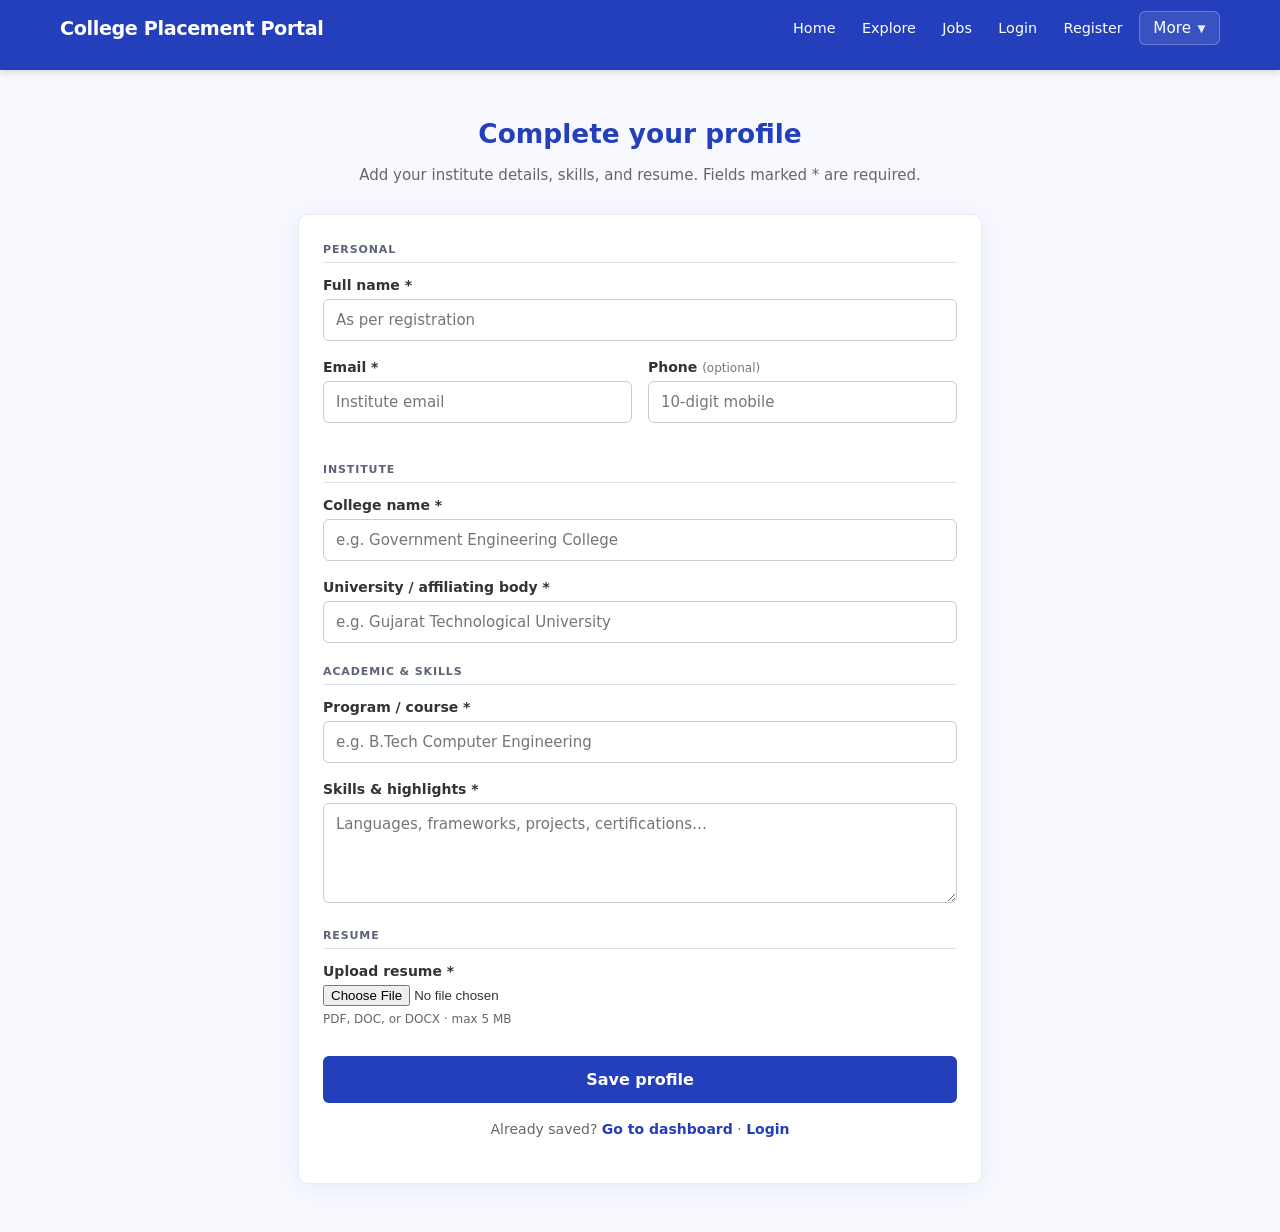
<file: student_details.html>
<!DOCTYPE html>
<html lang="en">
<head>
  <meta charset="UTF-8">
  <meta name="viewport" content="width=device-width, initial-scale=1.0">
  <title>Student profile — College Placement Portal</title>
  <link rel="stylesheet" href="navbar.css">
  <style>
    * { box-sizing: border-box; }
    body {
      margin: 0;
      padding-top: 72px;
      min-height: 100vh;
      font-family: 'Segoe UI', system-ui, sans-serif;
      background: #f8f9ff;
      color: #333;
    }
    .page-wrap {
      max-width: 720px;
      margin: 0 auto;
      padding: 28px 18px 48px;
    }
    .page-title {
      text-align: center;
      margin-bottom: 8px;
      color: #233fbb;
      font-size: 1.65rem;
    }
    .page-sub {
      text-align: center;
      color: #666;
      margin-bottom: 28px;
      font-size: 15px;
      line-height: 1.5;
    }
    .card {
      background: #fff;
      border-radius: 10px;
      padding: 28px 24px 32px;
      box-shadow: 0 4px 24px rgba(35, 63, 187, 0.08);
      border: 1px solid #e8eaf2;
    }
    .section-label {
      font-size: 11px;
      font-weight: 700;
      letter-spacing: 0.08em;
      text-transform: uppercase;
      color: #5c6378;
      margin: 22px 0 14px;
      padding-bottom: 6px;
      border-bottom: 1px solid #dde2ef;
    }
    .section-label:first-of-type { margin-top: 0; }
    .form-group { margin-bottom: 18px; }
    label {
      display: block;
      margin-bottom: 6px;
      font-weight: 600;
      font-size: 14px;
      color: #333;
    }
    label .hint-inline {
      font-weight: 500;
      color: #777;
      font-size: 12px;
    }
    input[type="text"],
    input[type="email"],
    input[type="tel"],
    textarea {
      width: 100%;
      padding: 11px 12px;
      border: 1px solid #ccc;
      border-radius: 6px;
      font-size: 15px;
      font-family: inherit;
    }
    input:focus,
    textarea:focus {
      outline: none;
      border-color: #233fbb;
      box-shadow: 0 0 0 3px rgba(35, 63, 187, 0.15);
    }
    textarea {
      min-height: 100px;
      resize: vertical;
    }
    .row-2 {
      display: grid;
      gap: 16px;
    }
    @media (min-width: 560px) {
      .row-2 { grid-template-columns: 1fr 1fr; }
    }
    .file-hint {
      font-size: 12px;
      color: #666;
      margin-top: 6px;
    }
    .submit-btn {
      width: 100%;
      margin-top: 12px;
      padding: 14px;
      background: #233fbb;
      color: #fff;
      border: none;
      border-radius: 6px;
      font-size: 16px;
      font-weight: 600;
      cursor: pointer;
      font-family: inherit;
    }
    .submit-btn:hover { background: #1a328f; }
    .footer-note {
      text-align: center;
      margin-top: 18px;
      font-size: 14px;
      color: #666;
    }
    .footer-note a { color: #233fbb; font-weight: 600; text-decoration: none; }
    .footer-note a:hover { text-decoration: underline; }
  </style>
</head>
<body>
  <!-- Navbar inlined so it works from http://localhost (fetch also works; this is fallback) -->
  <div id="navbar-container">
    <nav class="navbar" role="navigation" aria-label="Main">
      <div class="navbar-inner">
        <div class="navbar-brand">
          <a href="index.html">College Placement Portal</a>
        </div>
        <div class="navbar-links">
          <a href="index.html" class="nav-link">Home</a>
          <a href="explor.html" class="nav-link">Explore</a>
          <a href="login.html" class="nav-link">Login</a>
          <a href="registration.html" class="nav-link">Register</a>
          <div class="dropdown">
            <button type="button" class="dropdown-btn" aria-haspopup="true" aria-expanded="false">
              More <span class="dropdown-arrow" aria-hidden="true">▼</span>
            </button>
            <div class="dropdown-content" role="menu">
              <a href="about.html" role="menuitem">About Us</a>
              <a href="contact.html" role="menuitem">Contact</a>
              <a href="faq.html" role="menuitem">FAQ</a>
            </div>
          </div>
        </div>
      </div>
    </nav>
  </div>

  <div class="page-wrap">
    <h1 class="page-title">Complete your profile</h1>
    <p class="page-sub">Add your institute details, skills, and resume. Fields marked * are required.</p>

    <div class="card">
      <form action="save_student.php" method="POST" enctype="multipart/form-data">
        <p class="section-label">Personal</p>
        <div class="form-group">
          <label for="name">Full name *</label>
          <input type="text" id="name" name="name" required autocomplete="name" placeholder="As per registration">
        </div>
        <div class="row-2">
          <div class="form-group">
            <label for="email">Email *</label>
            <input type="email" id="email" name="email" required autocomplete="email" placeholder="Institute email">
          </div>
          <div class="form-group">
            <label for="phone">Phone <span class="hint-inline">(optional)</span></label>
            <input type="tel" id="phone" name="phone" autocomplete="tel" placeholder="10-digit mobile">
          </div>
        </div>

        <p class="section-label">Institute</p>
        <div class="form-group">
          <label for="college_name">College name *</label>
          <input type="text" id="college_name" name="college_name" required placeholder="e.g. Government Engineering College">
        </div>
        <div class="form-group">
          <label for="university">University / affiliating body *</label>
          <input type="text" id="university" name="university" required placeholder="e.g. Gujarat Technological University">
        </div>

        <p class="section-label">Academic &amp; skills</p>
        <div class="form-group">
          <label for="course">Program / course *</label>
          <input type="text" id="course" name="course" required placeholder="e.g. B.Tech Computer Engineering">
        </div>
        <div class="form-group">
          <label for="skills">Skills &amp; highlights *</label>
          <textarea id="skills" name="skills" required placeholder="Languages, frameworks, projects, certifications…"></textarea>
        </div>

        <p class="section-label">Resume</p>
        <div class="form-group">
          <label for="resume">Upload resume *</label>
          <input type="file" id="resume" name="resume" required accept=".pdf,.doc,.docx,application/pdf,application/msword,application/vnd.openxmlformats-officedocument.wordprocessingml.document">
          <p class="file-hint">PDF, DOC, or DOCX · max 5 MB</p>
        </div>

        <button type="submit" class="submit-btn">Save profile</button>
        <p class="footer-note">Already saved? <a href="student-dashboard.html">Go to dashboard</a> · <a href="login.html">Login</a></p>
      </form>
    </div>
  </div>

  <script>
    (function () {
      var el = document.getElementById('navbar-container');
      if (!el) return;
      fetch('navbar.html')
        .then(function (r) { return r.text(); })
        .then(function (html) {
          if (html && html.indexOf('navbar') !== -1) el.innerHTML = html;
        })
        .catch(function () {});
    })();
  </script>
</body>
</html>
</file>
<file: navbar.css>
/* Shared navbar — include on any page that loads navbar.html via fetch */

.navbar {
  background-color: #233fbb;
  box-shadow: 0 2px 8px rgba(0, 0, 0, 0.15);
  position: fixed;
  top: 0;
  left: 0;
  right: 0;
  z-index: 1000;
  height: 70px;
}

.navbar-inner {
  max-width: 1200px;
  margin: 0 auto;
  padding: 0.65rem 1.25rem;
  display: flex;
  flex-wrap: nowrap;
  align-items: center;
  justify-content: space-between;
  gap: 20rem;
  min-height: 56px;
}

/* Title stays on the left */
.navbar-brand {
  flex-shrink: 0;
  min-width: 0;
}

.navbar-brand a {
  color: #fff;
  font-size: clamp(0.95rem, 2.5vw, 1.2rem);
  font-weight: 700;
  text-decoration: none;
  letter-spacing: -0.02em;
  white-space: nowrap;
}

.navbar-brand a:hover {
  color: #e8ecfc;
}

/* All menu items grouped on the right */
.navbar-links {
  display: flex;
  flex-wrap: nowrap;
  align-items: center;
  justify-content: flex-end;
  gap: 0.2rem 0.35rem;
  flex: 0 1 auto;
  min-width: 0;
  max-width: 100%;
  margin-left: auto;
  overflow-x: auto;
  -webkit-overflow-scrolling: touch;
  scrollbar-width: thin;
}

.navbar-links::-webkit-scrollbar {
  height: 4px;
}

.navbar-links::-webkit-scrollbar-thumb {
  background: rgba(255, 255, 255, 0.35);
  border-radius: 4px;
}

.nav-link {
  color: #fff;
  text-decoration: none;
  padding: 0.4rem 0.65rem;
  border-radius: 6px;
  font-size: 0.9rem;
  font-weight: 500;
  white-space: nowrap;
  flex-shrink: 0;
  transition: background 0.2s ease, color 0.2s ease;
}

.nav-link:hover,
.nav-link:focus-visible {
  background-color: rgba(255, 255, 255, 0.15);
  color: #fff;
  outline: none;
}

.nav-link--muted {
  opacity: 0.9;
  font-size: 0.875rem;
}

.dropdown {
  position: relative;
  display: inline-block;
  flex-shrink: 0;
}

.dropdown-btn {
  background: rgba(255, 255, 255, 0.1);
  border: 1px solid rgba(255, 255, 255, 0.25);
  color: #fff;
  padding: 0.45rem 0.85rem;
  border-radius: 6px;
  cursor: pointer;
  display: flex;
  align-items: center;
  gap: 0.4rem;
  font-size: 0.95rem;
  font-family: inherit;
}

.dropdown-btn:hover {
  background: rgba(255, 255, 255, 0.2);
}

.dropdown-arrow {
  font-size: 0.65rem;
  opacity: 0.9;
}

.dropdown-content {
  display: none;
  position: absolute;
  right: 0;
  top: 100%;
  margin-top: 6px;
  background-color: #fff;
  min-width: 180px;
  box-shadow: 0 10px 28px rgba(0, 0, 0, 0.12);
  border-radius: 8px;
  overflow: hidden;
  z-index: 1001;
  border: 1px solid #e8eaf2;
}

.dropdown-content a {
  color: #333;
  padding: 12px 16px;
  text-decoration: none;
  display: block;
  font-size: 0.9rem;
  transition: background 0.15s ease;
}

.dropdown-content a:hover {
  background-color: #e8ecfc;
  color: #233fbb;
}

.dropdown:hover .dropdown-content,
.dropdown:focus-within .dropdown-content {
  display: block;
}

@media (max-width: 480px) {
  .navbar-inner {
    padding: 0.55rem 0.75rem;
    gap: 0.5rem;
  }

  .nav-link {
    padding: 0.35rem 0.5rem;
    font-size: 0.85rem;
  }

  .dropdown-btn {
    padding: 0.35rem 0.55rem;
    font-size: 0.85rem;
  }

  .dropdown-content {
    right: 0;
    left: auto;
    min-width: 160px;
  }
}
</file>
